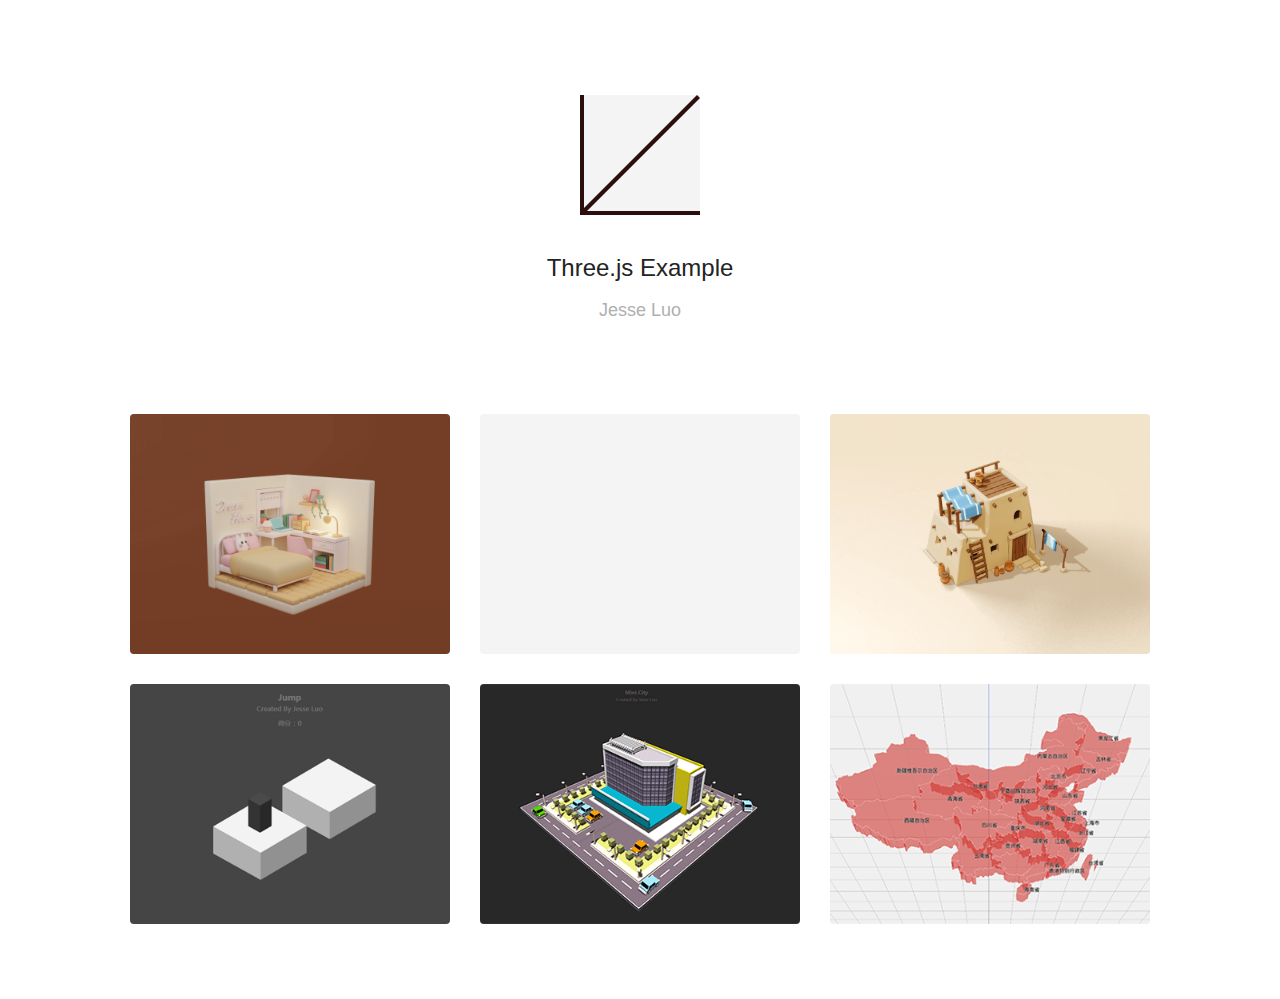
<file: index.html>
<!DOCTYPE html>
<html lang="en">
  <head>
    <meta charset="UTF-8" />
    <link rel="icon" type="image/svg+xml" href="./assets/favicon.d8dc866d.ico" />
    <meta name="viewport" content="width=device-width, initial-scale=1.0" />
    <title>Threejs Example</title>
    <script type="module" crossorigin src="./assets/main.4f69fb8e.js"></script>
    <link rel="modulepreload" crossorigin href="./assets/modulepreload-polyfill.c7c6310f.js">
    <link rel="modulepreload" crossorigin href="./assets/runtime-dom.esm-bundler.2fdee0cb.js">
    <link rel="stylesheet" href="./assets/index.411af592.css">
  </head>
  <body>
    
  </body>
</html>
</file>
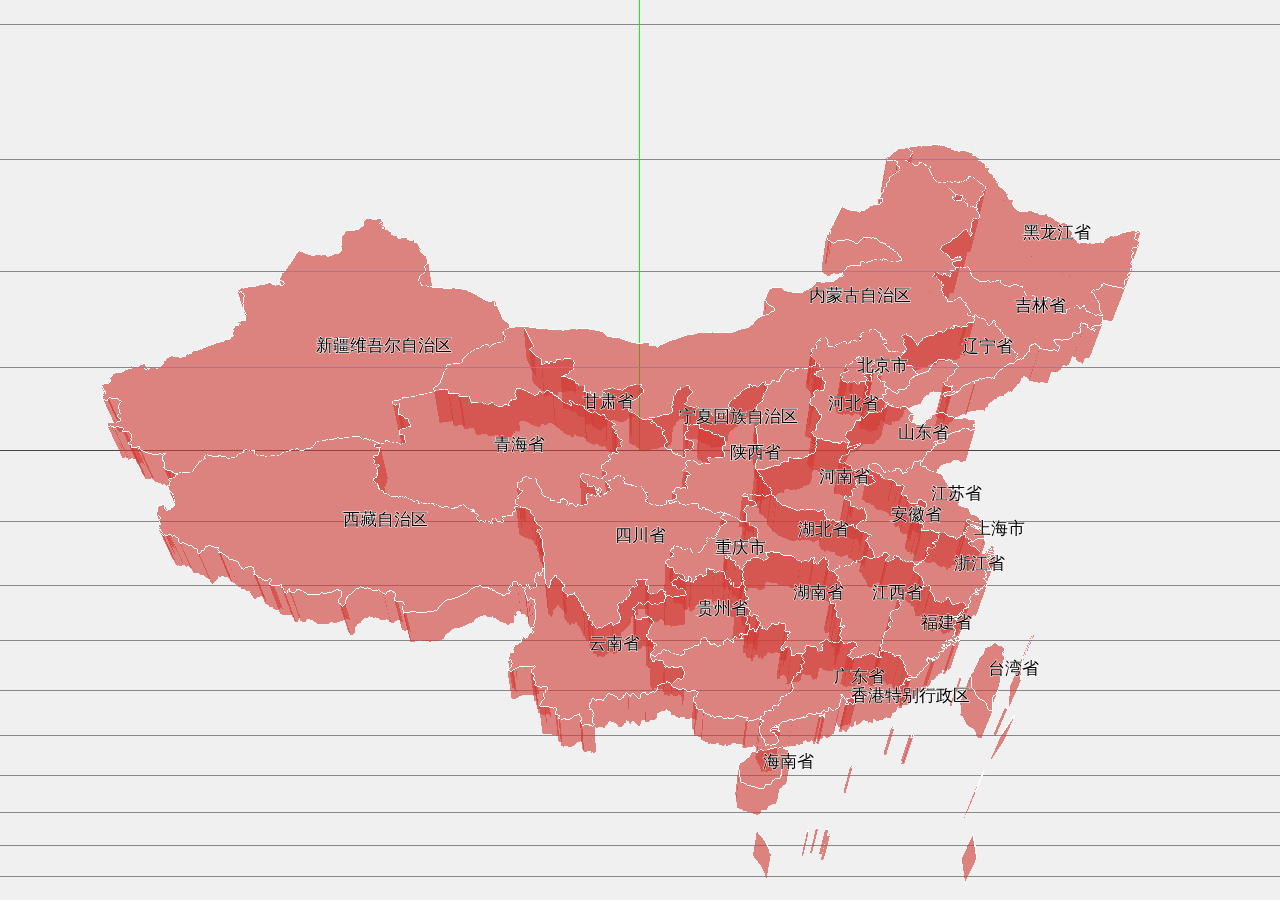
<file: pages/china-map/index.html>
<!DOCTYPE html>
<html lang="en">
  <head>
    <meta charset="UTF-8" />
    <link rel="icon" type="image/svg+xml" href="/favicon.ico" />
    <meta name="viewport" content="width=device-width, initial-scale=1.0" />
    <title>China Map</title>
    <script type="module" crossorigin src="../../assets/china-map.6485d92a.js"></script>
    <link rel="modulepreload" crossorigin href="../../assets/modulepreload-polyfill.c7c6310f.js">
    <link rel="modulepreload" crossorigin href="../../assets/runtime-dom.esm-bundler.2fdee0cb.js">
    <link rel="modulepreload" crossorigin href="../../assets/three.module.975d644b.js">
    <link rel="modulepreload" crossorigin href="../../assets/OrbitControls.7a7c2cc8.js">
    <link rel="stylesheet" href="../../assets/index.3c4da3c8.css">
  </head>
  <body>
    
  </body>
</html>
</file>
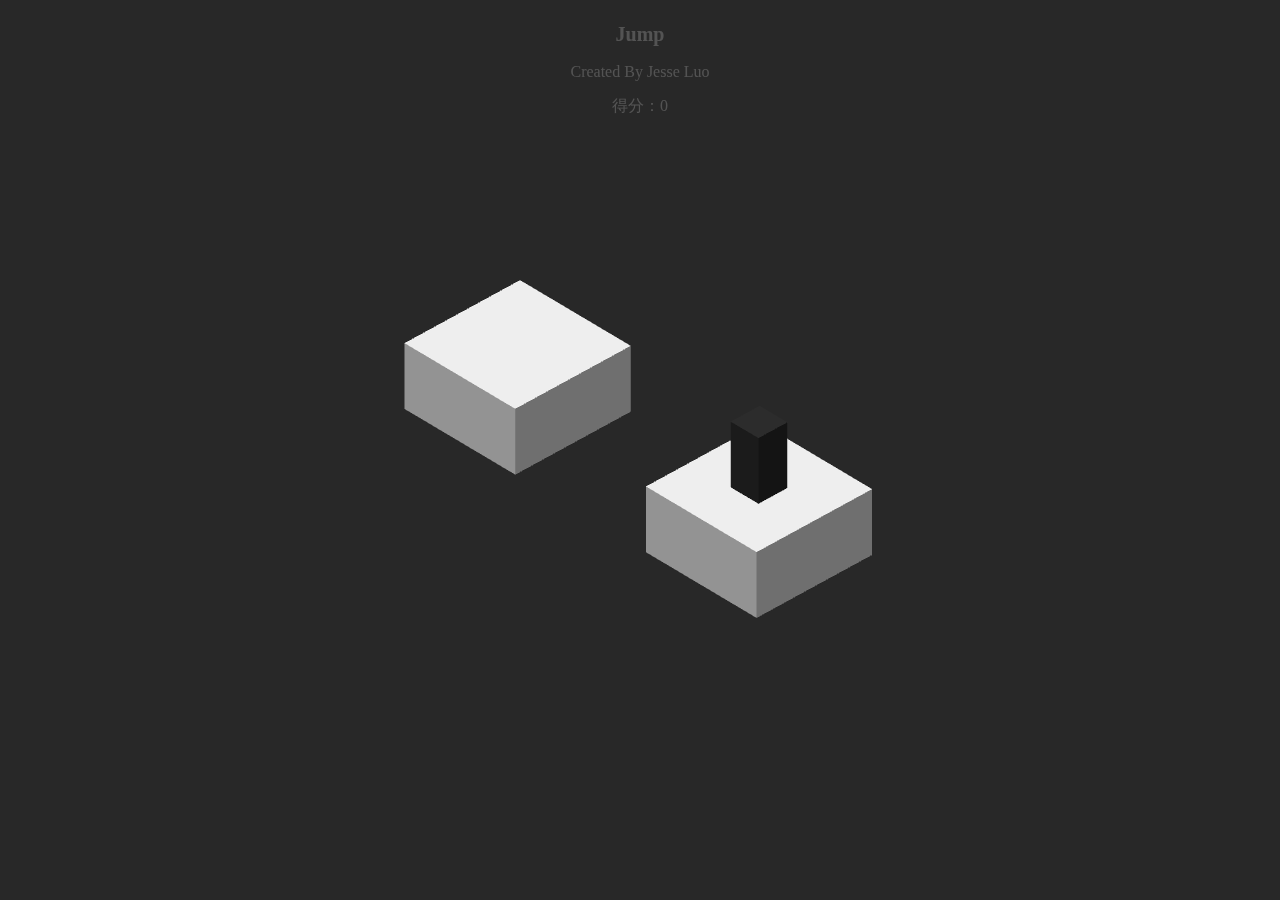
<file: pages/jump/index.html>
<!DOCTYPE html>
<html lang="en">
  <head>
    <meta charset="UTF-8" />
    <link rel="icon" type="image/svg+xml" href="/favicon.ico" />
    <meta name="viewport" content="width=device-width, initial-scale=1.0" />
    <title>Jump</title>
    <script type="module" crossorigin src="../../assets/jump.75c7ee40.js"></script>
    <link rel="modulepreload" crossorigin href="../../assets/modulepreload-polyfill.c7c6310f.js">
    <link rel="modulepreload" crossorigin href="../../assets/runtime-dom.esm-bundler.2fdee0cb.js">
    <link rel="modulepreload" crossorigin href="../../assets/three.module.975d644b.js">
    <link rel="stylesheet" href="../../assets/index.956102f7.css">
  </head>
  <body>
    
  </body>
</html>
</file>
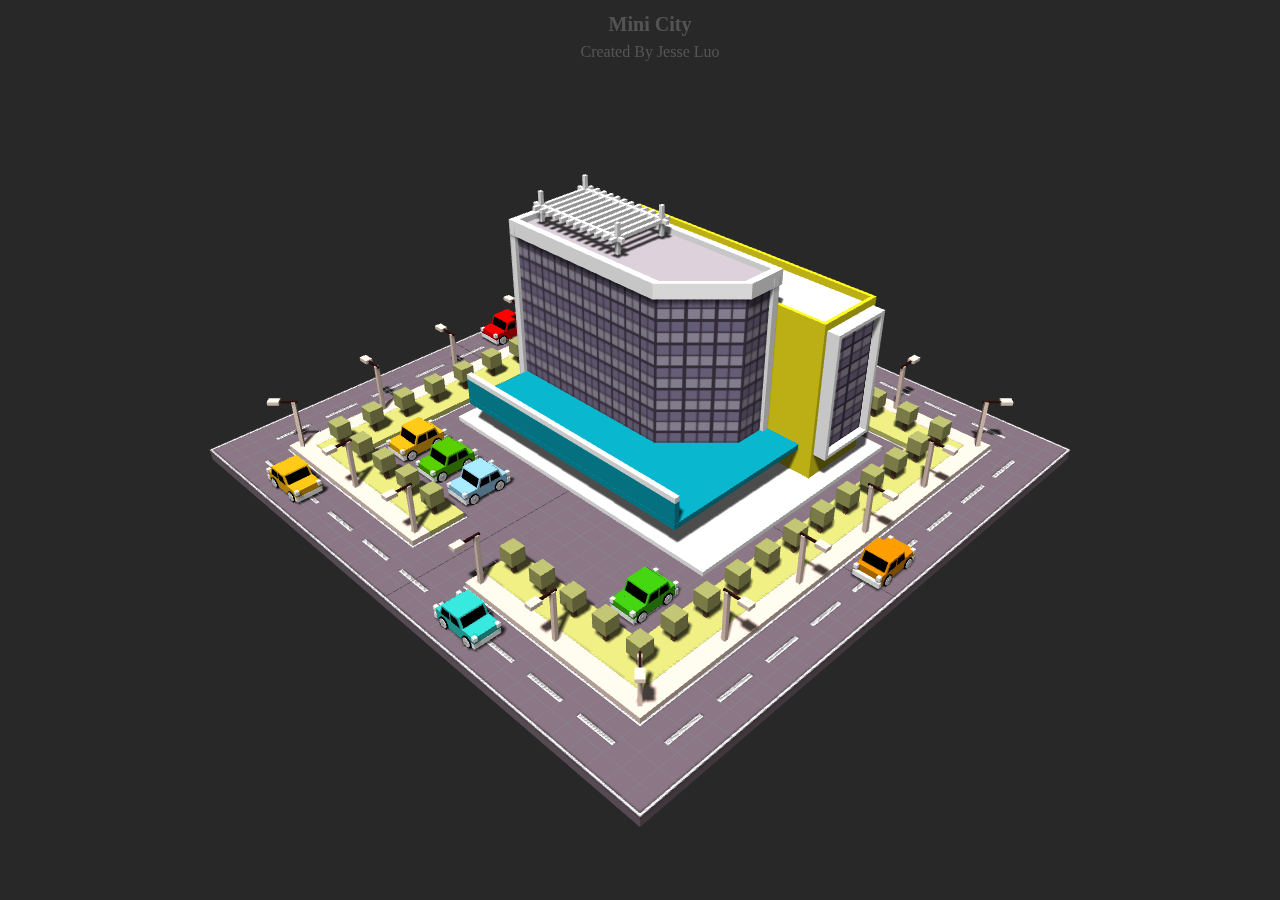
<file: pages/mini-city/index.html>
<!DOCTYPE html>
<html lang="en">
  <head>
    <meta charset="UTF-8" />
    <link rel="icon" type="image/svg+xml" href="/favicon.ico" />
    <meta name="viewport" content="width=device-width, initial-scale=1.0" />
  
    
    <title>Mini City</title>
    <script type="module" crossorigin src="../../assets/mini-city.b98b2216.js"></script>
    <link rel="modulepreload" crossorigin href="../../assets/modulepreload-polyfill.c7c6310f.js">
    <link rel="modulepreload" crossorigin href="../../assets/three.module.975d644b.js">
    <link rel="modulepreload" crossorigin href="../../assets/OrbitControls.7a7c2cc8.js">
    <link rel="stylesheet" href="../../assets/index.fca62afb.css">
  </head>
  <body>
    
  <div class="container">
      <div class="info">
          <a class="title" href="https://github.com/luosijie/threejs-examples" target="_blank">
              Mini City
          </a>
          <a class="author" href="https://luosijie.github.io/" target="_blank">
              Created By Jesse Luo
          </a>
      </div>
      <canvas></canvas>
  </div>
    
  </body>
</html>
</file>
<file: assets/index.411af592.css>
:root{font-size:16px;font-family:Inter,Avenir,Helvetica,Arial,sans-serif;color:#ffffffde;background-color:#242424;color-scheme:light dark;font-synthesis:none;text-rendering:optimizelegibility;-webkit-font-smoothing:antialiased;-moz-osx-font-smoothing:grayscale;text-size-adjust:100%}body{margin:0;padding:0}canvas{display:block}a{font-weight:500;text-decoration:inherit;color:#646cff}a:hover{color:#535bf2}.container[data-v-06923235]{display:flex;align-items:center;min-height:100vh;background:#ffffff;flex-direction:column}.info[data-v-06923235]{margin:60px;text-align:center}.info img[data-v-06923235]{margin:35px}.info a[data-v-06923235]{display:block;font-size:24px;text-decoration:none;color:#232323}.info a.author[data-v-06923235]{margin:18px;font-size:18px;color:#b0b0b0}.works[data-v-06923235]{display:flex;justify-content:center;margin-bottom:60px;width:1050px;flex-wrap:wrap}.works div[data-v-06923235]{overflow:hidden;margin:15px;width:320px;height:240px;border-radius:4px;background:#f4f4f4}.works div a[data-v-06923235]{position:relative;display:block;width:100%;height:100%}.works div a img[data-v-06923235]{width:100%;height:100%;transition:all .1s linear;object-fit:cover}.works div:hover img[data-v-06923235]{transform:scale(1.1)}@media screen and (max-width: 600px){.works[data-v-06923235]{width:100%}}
</file>
<file: assets/index.3c4da3c8.css>
body{margin:0;padding:0}.container{position:absolute;width:100%;height:100%;text-align:center}.container canvas{position:absolute;top:0;left:0}.container canvas#name{user-select:none;pointer-events:none}
</file>
<file: assets/index.956102f7.css>
body{margin:0;padding:0}.container{display:flex;align-items:center;margin:0;padding:0;width:100%;background:#ffffff;flex-direction:column}.mask{position:fixed;display:flex;justify-content:center;align-items:center;margin-bottom:10px;width:100%;height:100%;background:rgba(0,0,0,.4);flex-direction:column}.mask .title{padding-bottom:30px}.mask .content{display:flex;justify-content:center;align-items:center;width:500px;height:500px;border:5px solid rgba(255,255,255,.05);border-radius:20px;background:rgba(0,0,0,.4);flex-direction:column}.score-container{text-align:center;color:#fff}.title{margin-bottom:10px;font-size:20px;font-weight:700;color:#fff9}.score{margin-top:20px;font-size:100px;font-weight:700}button.restart{width:200px;height:40px;font-size:20px;font-weight:700;border:none;border-radius:20px;background:white;cursor:pointer}button.restart:hover{color:#232323}.info{position:absolute;margin:20px 0;width:100%;text-align:center;opacity:.2}.info a{display:block;font-size:16px;text-decoration:none;color:#fff;line-height:28px}a.title{font-size:20px;font-weight:700}.score-gaming{margin-top:10px;font-size:16px;color:#fff}
</file>
<file: assets/index.fca62afb.css>
body{margin:0;padding:0}.container{position:absolute;overflow:hidden;width:100%;height:100%;text-align:center}.container .info{position:absolute;padding:10px;width:100%;opacity:.2}.container a{display:block;font-size:16px;text-decoration:none;color:#fff;line-height:28px}a.title{font-size:20px;font-weight:700}
</file>
